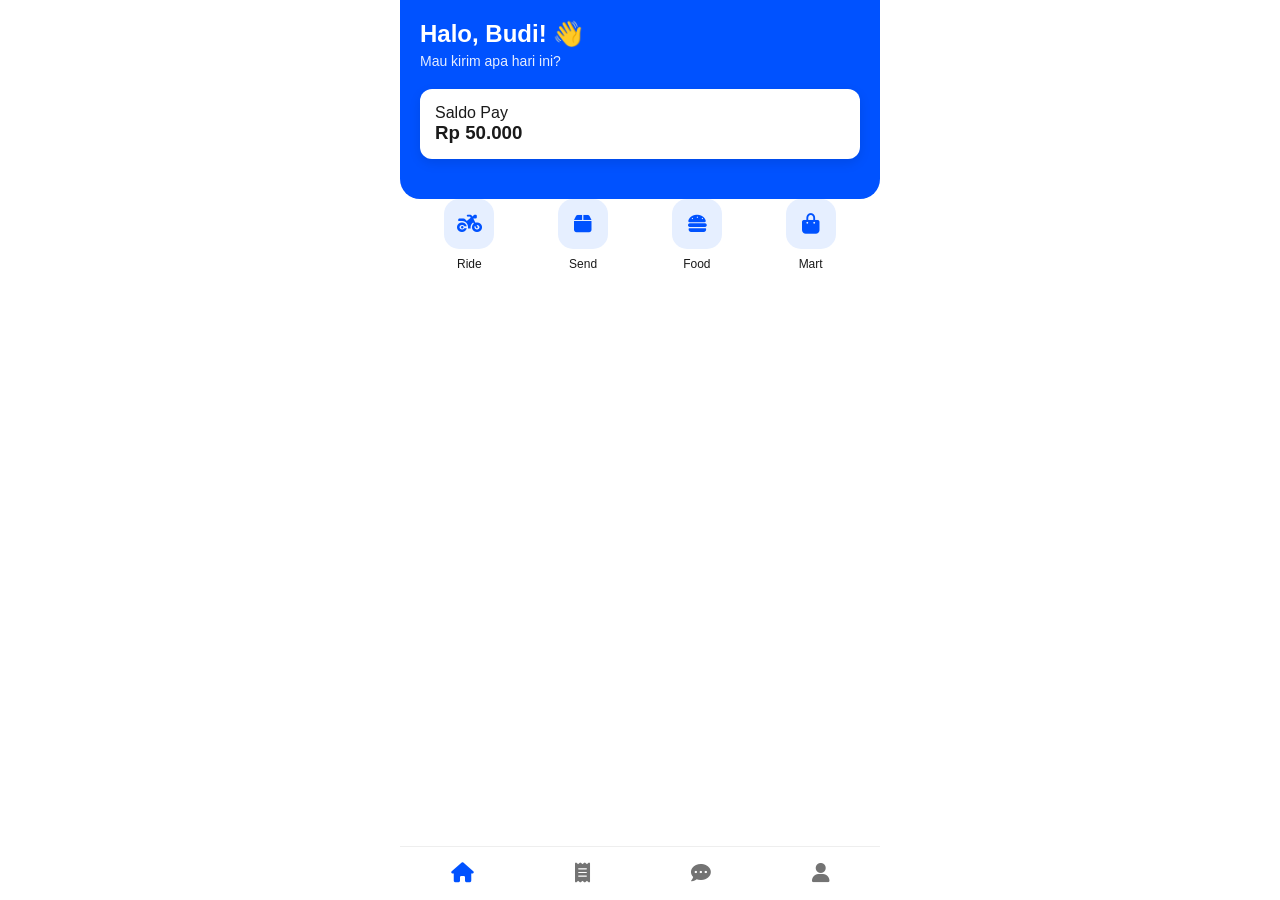
<file: Index.html>
<!DOCTYPE html>
<html lang="id">
<head>
    <meta charset="UTF-8">
    <meta name="viewport" content="width=device-width, initial-scale=1.0">
    <title>Nganterin - Aplikasi Anda</title>
    <link rel="stylesheet" href="style.css">
    <!-- Mengambil ikon gratis dari FontAwesome -->
    <link rel="stylesheet" href="https://cdnjs.cloudflare.com/ajax/libs/font-awesome/6.0.0/css/all.min.css">
</head>
<body>

    <!-- Header & Profil -->
    <header class="header">
        <div class="user-info">
            <h2>Halo, Budi! 👋</h2>
            <p>Mau kirim apa hari ini?</p>
        </div>
        <div class="balance-card">
            <span>Saldo Pay</span>
            <h3>Rp 50.000</h3>
        </div>
    </header>

    <!-- Menu Utama (Grid) -->
    <main class="services">
        <div class="service-item">
            <div class="icon-box"><i class="fas fa-motorcycle"></i></div>
            <span>Ride</span>
        </div>
        <div class="service-item">
            <div class="icon-box"><i class="fas fa-box"></i></div>
            <span>Send</span>
        </div>
        <div class="service-item">
            <div class="icon-box"><i class="fas fa-hamburger"></i></div>
            <span>Food</span>
        </div>
        <div class="service-item">
            <div class="icon-box"><i class="fas fa-shopping-bag"></i></div>
            <span>Mart</span>
        </div>
    </main>

    <!-- Bottom Navigation -->
    <nav class="bottom-nav">
        <a href="#" class="nav-item active"><i class="fas fa-home"></i></a>
        <a href="#" class="nav-item"><i class="fas fa-receipt"></i></a>
        <a href="#" class="nav-item"><i class="fas fa-comment-dots"></i></a>
        <a href="#" class="nav-item"><i class="fas fa-user"></i></a>
    </nav>

</body>
</html>
</file>
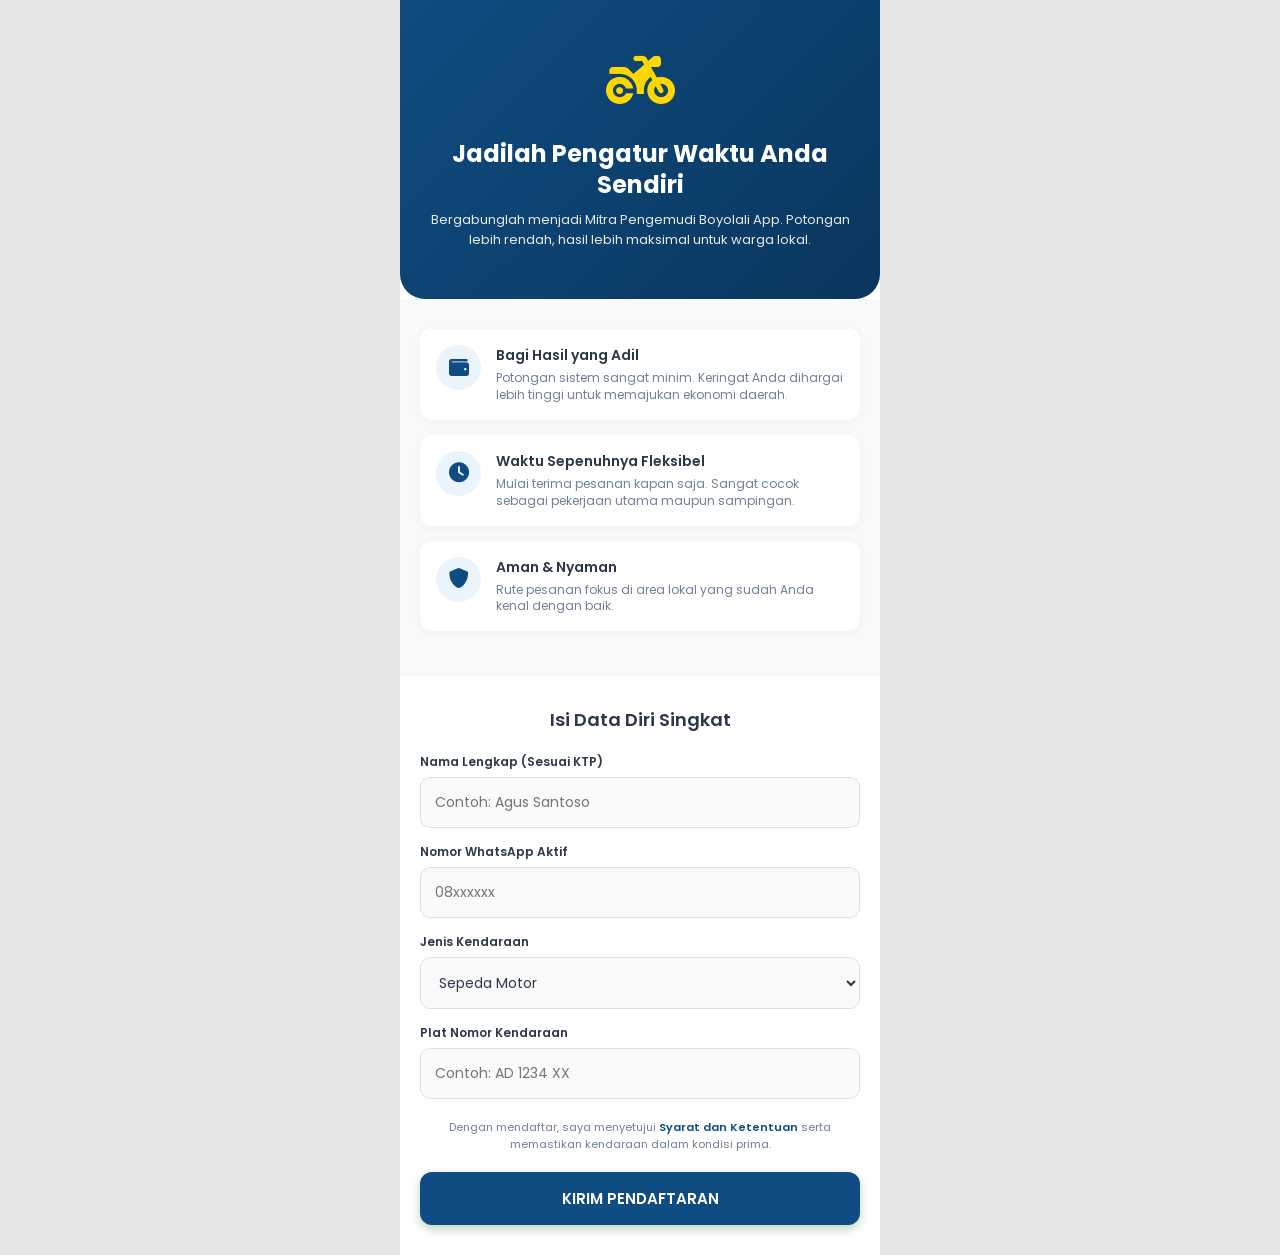
<file: daftar-driver.html>
<!DOCTYPE html>
<html lang="id">
<head>
    <meta charset="UTF-8">
    <meta name="viewport" content="width=device-width, initial-scale=1.0, maximum-scale=1.0, user-scalable=no">
    <title>Gabung Mitra Pengemudi - Boyolali App</title>
    <link href="https://fonts.googleapis.com/css2?family=Poppins:wght@300;400;500;600;700&display=swap" rel="stylesheet">
    <link rel="stylesheet" href="https://cdnjs.cloudflare.com/ajax/libs/font-awesome/6.0.0/css/all.min.css">
    <link rel="manifest" href="manifest.json">

    <style>
       /* TEMA WARNA BARU: Biru Elegan & Emas/Oranye */
        :root {
            --primary: #0F4C81;         /* Biru Premium / Navy */
            --primary-dark: #0A365D;    /* Biru Gelap */
            --primary-light: #EBF4FA;   /* Biru Sangat Muda (Latar Ikon) */
            --accent: #F59E0B;          /* Emas / Oranye (Aksen Tombol/Bintang) */
            --accent-dark: #D97706;     /* Emas Gelap */
            --bg-gray: #F8F9FA;         /* Abu-abu Latar */
            --text-dark: #2D3748;       /* Hitam Elegan */
            --text-muted: #718096;      /* Abu-abu Teks */
            --white: #FFFFFF;           /* Putih */
        }

        * { margin: 0; padding: 0; box-sizing: border-box; font-family: 'Poppins', sans-serif; }
        body { background-color: #E5E5E5; display: flex; justify-content: center; }
        
        .app-container {
            width: 100%; max-width: 480px; background-color: var(--white);
            min-height: 100vh; overflow-x: hidden; position: relative;
        }

        /* Bagian Penarik Perhatian (Hero) */
        .hero {
            background: linear-gradient(135deg, var(--primary), var(--primary-dark));
            color: var(--white); padding: 40px 20px 30px 20px;
            text-align: center; border-radius: 0 0 25px 25px;
        }
        .hero h1 { font-size: 24px; font-weight: 700; line-height: 1.3; margin-bottom: 10px; }
        .hero p { font-size: 13px; opacity: 0.9; margin-bottom: 20px; line-height: 1.5; }
        .hero-img { font-size: 55px; margin-bottom: 15px; color: #FFD700; }

        /* Nilai Jual / Keuntungan */
        .benefits { padding: 30px 20px; background: var(--bg-gray); }
        .benefit-item {
            display: flex; align-items: flex-start; gap: 15px;
            background: var(--white); padding: 16px; border-radius: 12px;
            margin-bottom: 15px; box-shadow: 0 2px 8px rgba(0,0,0,0.03);
        }
        .benefit-icon {
            width: 45px; height: 45px; background: var(--primary-light); color: var(--primary);
            border-radius: 50%; display: flex; justify-content: center; align-items: center;
            font-size: 20px; flex-shrink: 0;
        }
        .benefit-text h4 { font-size: 14px; color: var(--text-dark); margin-bottom: 4px; font-weight: 600; }
        .benefit-text p { font-size: 12px; color: var(--text-muted); line-height: 1.4; }

        /* Formulir Pendaftaran */
        .registration-form { padding: 30px 20px; }
        .registration-form h3 { font-size: 18px; margin-bottom: 20px; text-align: center; color: var(--text-dark); font-weight: 600; }
        
        .input-group { margin-bottom: 15px; }
        .input-group label { display: block; font-size: 12px; color: var(--text-dark); margin-bottom: 6px; font-weight: 600; }
        .input-group input, .input-group select {
            width: 100%; padding: 14px; border: 1px solid #E0E0E0; border-radius: 10px;
            font-size: 14px; outline: none; transition: 0.3s; background: #FAFAFA; color: var(--text-dark);
        }
        .input-group input:focus, .input-group select:focus {
            border-color: var(--primary); background: var(--white);
        }

        .tnc { font-size: 11px; color: var(--text-muted); text-align: center; margin: 20px 0; line-height: 1.5; }
        .tnc a { color: var(--primary); text-decoration: none; font-weight: 600; }

        .btn-submit {
            width: 100%; padding: 15px; background: var(--primary); color: var(--white);
            border: none; border-radius: 12px; font-size: 15px; font-weight: 600;
            cursor: pointer; box-shadow: 0 4px 10px rgba(26, 115, 50, 0.3); transition: 0.3s;
        }
        .btn-submit:active { transform: scale(0.98); }

        /* Pop-up Sukses */
        .success-modal {
            display: none; position: fixed; top: 0; left: 0; width: 100%; height: 100%;
            background: rgba(0,0,0,0.6); z-index: 100; justify-content: center; align-items: center;
        }
        .modal-content {
            background: white; width: 85%; max-width: 320px; padding: 30px 20px; border-radius: 16px; text-align: center;
        }
        .modal-content i { font-size: 50px; color: var(--primary); margin-bottom: 15px; }
        .modal-content h3 { margin-bottom: 10px; color: var(--text-dark); font-size: 18px; }
        .modal-content p { font-size: 12px; color: var(--text-muted); margin-bottom: 20px; line-height: 1.5; }
        .btn-modal { width: 100%; padding: 12px; background: var(--primary); color: white; border: none; border-radius: 10px; font-weight: 600; cursor: pointer; }

    </style>
</head>
<body>

    <div class="app-container">
        
        <div class="hero">
            <div class="hero-img"><i class="fas fa-motorcycle"></i></div>
            <h1>Jadilah Pengatur Waktu Anda Sendiri</h1>
            <p>Bergabunglah menjadi Mitra Pengemudi Boyolali App. Potongan lebih rendah, hasil lebih maksimal untuk warga lokal.</p>
        </div>

        <div class="benefits">
            <div class="benefit-item">
                <div class="benefit-icon"><i class="fas fa-wallet"></i></div>
                <div class="benefit-text">
                    <h4>Bagi Hasil yang Adil</h4>
                    <p>Potongan sistem sangat minim. Keringat Anda dihargai lebih tinggi untuk memajukan ekonomi daerah.</p>
                </div>
            </div>
            <div class="benefit-item">
                <div class="benefit-icon"><i class="fas fa-clock"></i></div>
                <div class="benefit-text">
                    <h4>Waktu Sepenuhnya Fleksibel</h4>
                    <p>Mulai terima pesanan kapan saja. Sangat cocok sebagai pekerjaan utama maupun sampingan.</p>
                </div>
            </div>
            <div class="benefit-item">
                <div class="benefit-icon"><i class="fas fa-shield-alt"></i></div>
                <div class="benefit-text">
                    <h4>Aman & Nyaman</h4>
                    <p>Rute pesanan fokus di area lokal yang sudah Anda kenal dengan baik.</p>
                </div>
            </div>
        </div>

        <div class="registration-form">
            <h3>Isi Data Diri Singkat</h3>
            
            <div class="input-group">
                <label>Nama Lengkap (Sesuai KTP)</label>
                <input type="text" id="driverName" placeholder="Contoh: Agus Santoso">
            </div>
            <div class="input-group">
                <label>Nomor WhatsApp Aktif</label>
                <input type="tel" id="driverPhone" placeholder="08xxxxxx">
            </div>
            <div class="input-group">
                <label>Jenis Kendaraan</label>
                <select id="driverVehicle">
                    <option value="Motor">Sepeda Motor</option>
                    <option value="Mobil">Mobil / Pickup</option>
                </select>
            </div>
            <div class="input-group">
                <label>Plat Nomor Kendaraan</label>
                <input type="text" id="driverPlate" placeholder="Contoh: AD 1234 XX">
            </div>

            <p class="tnc">Dengan mendaftar, saya menyetujui <a href="#">Syarat dan Ketentuan</a> serta memastikan kendaraan dalam kondisi prima.</p>

            <button class="btn-submit" onclick="submitDaftar()">KIRIM PENDAFTARAN</button>
        </div>

        <div class="success-modal" id="successModal">
            <div class="modal-content">
                <i class="fas fa-check-circle"></i>
                <h3>Pendaftaran Berhasil!</h3>
                <p>Data Anda telah masuk ke sistem. Tim admin kami akan menghubungi WhatsApp Anda dalam 1x24 jam untuk proses verifikasi lanjutan.</p>
                <button class="btn-modal" onclick="tutupModal()">Kembali ke Beranda</button>
            </div>
        </div>

    </div>

    <script>
        async function submitDaftar() {
            let nama = document.getElementById("driverName").value;
            let wa = document.getElementById("driverPhone").value;
            let kendaraan = document.getElementById("driverVehicle").value;
            let plat = document.getElementById("driverPlate").value;

            if(nama === "" || wa === "" || plat === "") {
                alert("Mohon lengkapi seluruh data pendaftaran Anda.");
                return;
            }

            let btn = document.querySelector(".btn-submit");
            let teksAsli = btn.innerText;
            btn.innerText = "Mengirim...";
            btn.disabled = true;

            const berhasil = await daftarDriverBaru(nama, wa, kendaraan, plat);

            btn.innerText = teksAsli;
            btn.disabled = false;

            if (berhasil) {
                // Simpan identitas driver secara lokal agar bisa langsung dipakai di driver.html
                localStorage.setItem("driverName", nama);
                localStorage.setItem("driverWA", wa);
                document.getElementById("successModal").style.display = "flex";
            } else {
                alert("Gagal mengirim pendaftaran. Cek koneksi internet Anda, lalu coba lagi.");
            }
        }

        function tutupModal() {
            document.getElementById("successModal").style.display = "none";
            window.location.href = "index.html";
        }
    </script>

    <script src="app.js"></script>
    <script>
        if ('serviceWorker' in navigator) {
            navigator.serviceWorker.register('sw.js')
            .catch(err => console.log("Gagal mendaftar Service Worker", err));
        }
    </script>

</body>
</html>
</file>
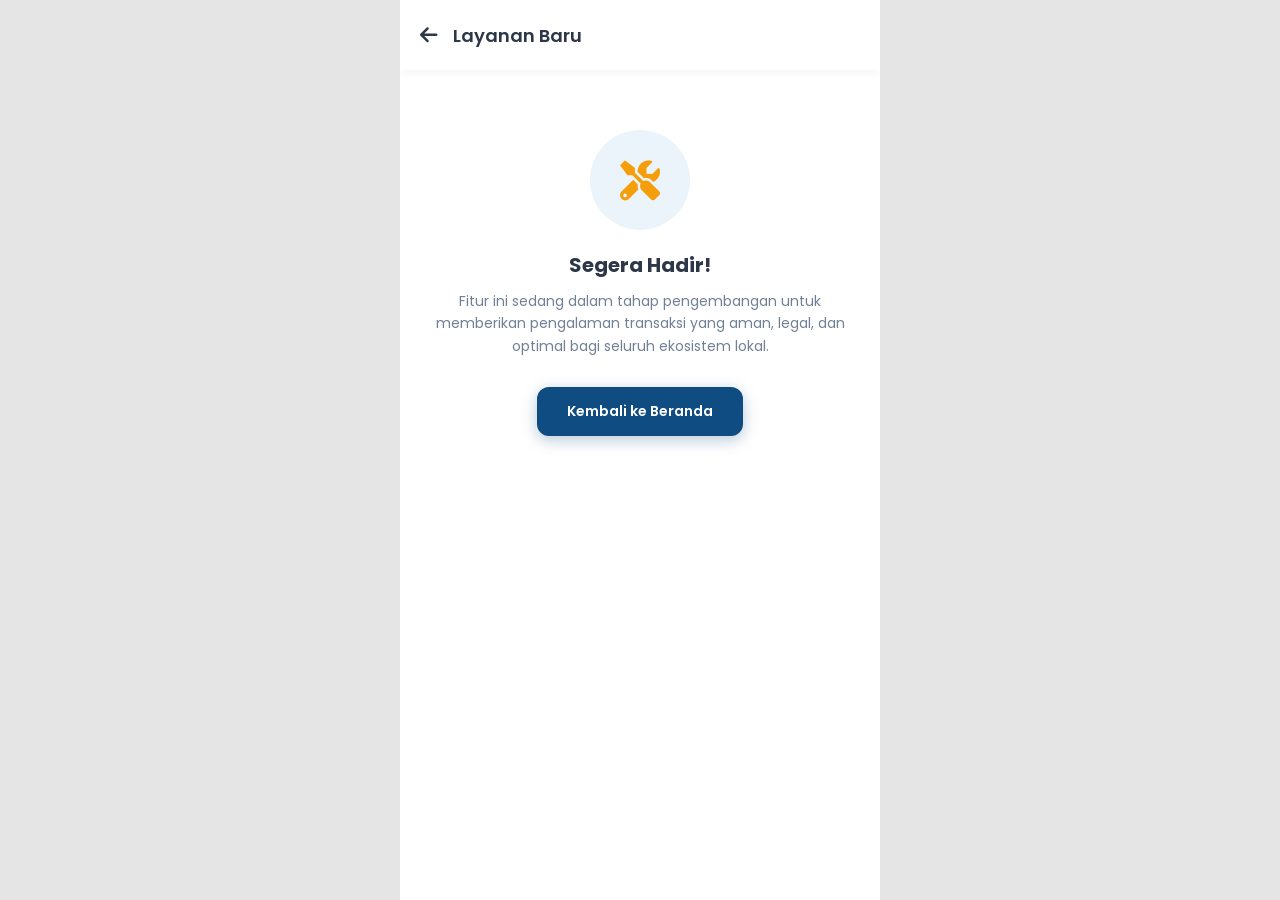
<file: donasi.html>
<!DOCTYPE html>
<html lang="id">
<head>
    <meta charset="UTF-8">
    <meta name="viewport" content="width=device-width, initial-scale=1.0">
    <title>Layanan - Boyolali App</title>
    <link href="https://fonts.googleapis.com/css2?family=Poppins:wght@300;400;500;600;700&display=swap" rel="stylesheet">
    <link rel="stylesheet" href="https://cdnjs.cloudflare.com/ajax/libs/font-awesome/6.0.0/css/all.min.css">
    <style>
        :root { 
            --primary: #0F4C81; --primary-light: #EBF4FA; --accent: #F59E0B;
            --bg-gray: #F8F9FA; --white: #FFFFFF; --text-dark: #2D3748; --text-muted: #718096;
        }
        * { margin: 0; padding: 0; box-sizing: border-box; font-family: 'Poppins', sans-serif; }
        body { background-color: #E5E5E5; display: flex; justify-content: center; }
        .app-container { width: 100%; max-width: 480px; background-color: var(--white); min-height: 100vh; position: relative; overflow-x: hidden; text-align: center; padding-bottom: 80px;}
        
        .top-bar { display: flex; align-items: center; padding: 20px; background: var(--white); box-shadow: 0 2px 10px rgba(0,0,0,0.05); }
        .btn-back { font-size: 20px; color: var(--text-dark); text-decoration: none; margin-right: 15px; }
        .top-bar h2 { font-size: 18px; color: var(--text-dark); font-weight: 600; }

        .construction-content { padding: 60px 20px; }
        .icon-wrapper { width: 100px; height: 100px; background: var(--primary-light); border-radius: 50%; display: flex; justify-content: center; align-items: center; margin: 0 auto 20px auto; font-size: 40px; color: var(--accent); }
        h3 { color: var(--text-dark); font-size: 20px; margin-bottom: 10px; }
        p { color: var(--text-muted); font-size: 14px; line-height: 1.6; margin-bottom: 30px; }
        .btn-back-home { background: var(--primary); color: var(--white); text-decoration: none; padding: 14px 30px; border-radius: 12px; font-weight: 600; font-size: 14px; display: inline-block; box-shadow: 0 4px 15px rgba(15, 76, 129, 0.3); }
    </style>
</head>
<body>
    <div class="app-container">
        <div class="top-bar">
            <a href="index.html" class="btn-back"><i class="fas fa-arrow-left"></i></a>
            <h2>Layanan Baru</h2>
        </div>

        <div class="construction-content">
            <div class="icon-wrapper"><i class="fas fa-tools"></i></div>
            <h3>Segera Hadir!</h3>
            <p>Fitur ini sedang dalam tahap pengembangan untuk memberikan pengalaman transaksi yang aman, legal, dan optimal bagi seluruh ekosistem lokal.</p>
            <a href="index.html" class="btn-back-home">Kembali ke Beranda</a>
        </div>
    </div>
    <script src="app.js"></script>
</body>
</html>
</file>
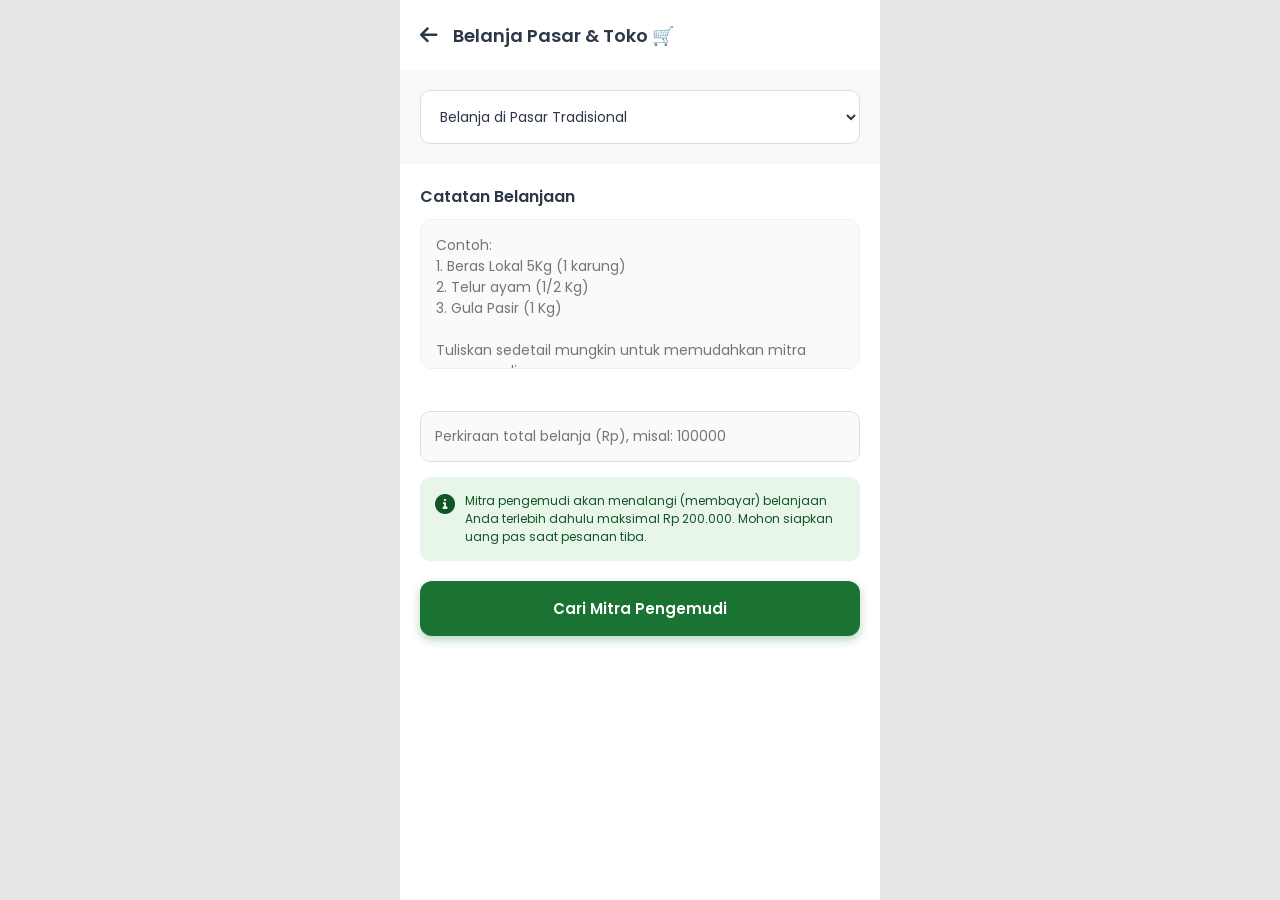
<file: mart.html>
<!DOCTYPE html>
<html lang="id">
<head>
    <meta charset="UTF-8">
    <meta name="viewport" content="width=device-width, initial-scale=1.0, maximum-scale=1.0, user-scalable=no">
    <title>Belanja - Boyolali App</title>
    <link href="https://fonts.googleapis.com/css2?family=Poppins:wght@300;400;500;600;700&display=swap" rel="stylesheet">
    <link rel="stylesheet" href="https://cdnjs.cloudflare.com/ajax/libs/font-awesome/6.0.0/css/all.min.css">
    <style>
        :root { 
            --primary: #1A7332; 
            --primary-dark: #125524;
            --primary-light: #E8F5E9; 
            --bg-gray: #F8F9FA; 
            --white: #FFFFFF; 
            --text-dark: #2D3748; 
            --text-muted: #718096;
        }
        * { margin: 0; padding: 0; box-sizing: border-box; font-family: 'Poppins', sans-serif; }
        body { background-color: #E5E5E5; display: flex; justify-content: center; }
        .app-container { width: 100%; max-width: 480px; background-color: var(--white); min-height: 100vh; position: relative; overflow-x: hidden; padding-bottom: 20px;}
        
        .top-bar { display: flex; align-items: center; padding: 20px; background: var(--white); box-shadow: 0 2px 10px rgba(0,0,0,0.05); }
        .btn-back { font-size: 20px; color: var(--text-dark); text-decoration: none; margin-right: 15px; }
        .top-bar h2 { font-size: 18px; color: var(--text-dark); font-weight: 600; }
        
        .store-selector { padding: 20px; background: var(--bg-gray); }
        .store-selector select { width: 100%; padding: 15px; border-radius: 10px; border: 1px solid #ddd; font-size: 14px; outline: none; color: var(--text-dark); background: var(--white); }

        .shopping-list { padding: 20px; }
        .shopping-list h3 { font-size: 16px; margin-bottom: 10px; color: var(--text-dark); font-weight: 600; }
        .shopping-list textarea { width: 100%; padding: 15px; border: 1px solid #eee; border-radius: 12px; background: #FAFAFA; font-size: 14px; outline: none; min-height: 150px; resize: none; margin-bottom: 20px; line-height: 1.5; color: var(--text-dark); transition: 0.3s; }
        .shopping-list textarea:focus { border-color: var(--primary); background: var(--white); }
        
        .info-box { background: var(--primary-light); color: var(--primary-dark); padding: 15px; border-radius: 10px; font-size: 12px; margin-bottom: 20px; display: flex; gap: 10px; align-items: flex-start; }
        .btn-order { width: 100%; background: var(--primary); color: white; border: none; padding: 16px; border-radius: 12px; font-weight: 600; font-size: 15px; cursor: pointer; box-shadow: 0 4px 10px rgba(26, 115, 50, 0.3); }

        /* Lembar Masuk (Bottom Sheet) */
        .overlay { position: absolute; top: 0; left: 0; width: 100%; height: 100%; background: rgba(0,0,0,0.5); z-index: 99; opacity: 0; visibility: hidden; transition: 0.3s; }
        .overlay.active { opacity: 1; visibility: visible; }
        .login-sheet { position: absolute; bottom: 0; left: 0; width: 100%; background: var(--white); z-index: 100; padding: 30px 20px; border-radius: 20px 20px 0 0; transform: translateY(100%); transition: transform 0.4s ease-in-out; }
        .login-sheet.active { transform: translateY(0); }
        .btn-primary { width: 100%; padding: 15px; background: var(--primary); color: var(--white); border: none; border-radius: 10px; font-size: 15px; font-weight: 600; cursor: pointer; margin-top: 10px;}
        .input-box { margin-bottom: 15px; } 
        .input-box input { width: 100%; padding: 14px; border: 1px solid #E0E0E0; border-radius: 10px; font-size: 14px; outline: none; background: #FAFAFA; }
        .input-box input:focus { border-color: var(--primary); background: var(--white); }
    </style>
</head>
<body>
    <div class="app-container">
        <div class="top-bar">
            <a href="index.html" class="btn-back"><i class="fas fa-arrow-left"></i></a>
            <h2>Belanja Pasar & Toko 🛒</h2>
        </div>

        <div class="store-selector">
            <select id="jenisToko">
                <option value="Pasar Tradisional">Belanja di Pasar Tradisional</option>
                <option value="Minimarket">Belanja di Minimarket Terdekat</option>
                <option value="Toko Kelontong">Belanja di Toko Kelontong</option>
                <option value="Toko Lainnya">Toko Lainnya (Tulis di Catatan)</option>
            </select>
        </div>

        <div class="shopping-list">
            <h3>Catatan Belanjaan</h3>
            <textarea id="catatanBelanja" placeholder="Contoh:&#10;1. Beras Lokal 5Kg (1 karung)&#10;2. Telur ayam (1/2 Kg)&#10;3. Gula Pasir (1 Kg)&#10;&#10;Tuliskan sedetail mungkin untuk memudahkan mitra pengemudi."></textarea>

            <div class="input-box" style="margin-top: 15px;">
                <input type="number" id="estimasiBudget" placeholder="Perkiraan total belanja (Rp), misal: 100000">
            </div>

            <div class="info-box">
                <i class="fas fa-info-circle" style="font-size: 20px; margin-top: 2px;"></i>
                <p>Mitra pengemudi akan menalangi (membayar) belanjaan Anda terlebih dahulu maksimal Rp 200.000. Mohon siapkan uang pas saat pesanan tiba.</p>
            </div>

            <button class="btn-order" onclick="prosesBelanja()">Cari Mitra Pengemudi</button>
        </div>

        <!-- Lembar Data Pemesan -->
        <div class="overlay" id="overlay" onclick="tutupLogin()"></div>
        <div class="login-sheet" id="loginSheet">
            <h2 style="color: var(--text-dark); margin-bottom: 20px;">Data Pemesan</h2>
            <div class="input-box"><input type="text" id="regName" placeholder="Nama Lengkap"></div>
            <div class="input-box"><input type="tel" id="regPhone" placeholder="Nomor WhatsApp"></div>
            <button class="btn-primary" onclick="simpanData()">Lanjut Cari Pengemudi</button>
        </div>
    </div>

    <script>
        function prosesBelanja() {
            let catatan = document.getElementById("catatanBelanja").value.trim();
            if (catatan === "") {
                alert("Mohon isi catatan belanjaan terlebih dahulu.");
                return;
            }
            if (localStorage.getItem("userName")) {
                kirimPesananBelanja();
            } else {
                document.getElementById("overlay").classList.add("active");
                document.getElementById("loginSheet").classList.add("active");
            }
        }

        function kirimPesananBelanja() {
            let jenisToko = document.getElementById("jenisToko").value;
            let catatan = document.getElementById("catatanBelanja").value.trim();
            let budget = document.getElementById("estimasiBudget").value;
            let hargaTeks = budget ? "Rp " + parseInt(budget).toLocaleString('id-ID') + " (Estimasi)" : "Estimasi menyusul";

            kirimPesanan(
                "Belanja (Titip Beli) - Tunai",
                jenisToko,
                catatan,
                hargaTeks
            );
        }

        function tutupLogin() { document.getElementById("overlay").classList.remove("active"); document.getElementById("loginSheet").classList.remove("active"); }

        function simpanData() {
            let nama = document.getElementById("regName").value, hp = document.getElementById("regPhone").value;
            if(nama && hp) {
                localStorage.setItem("userName", nama);
                localStorage.setItem("userPhone", hp);
                kirimDataUserBaru(nama, hp, "", "");
                tutupLogin();
                kirimPesananBelanja();
            } else {
                alert("Mohon lengkapi data Anda terlebih dahulu.");
            }
        }
    </script>

    <script src="app.js"></script>
</body>
</html>
</file>
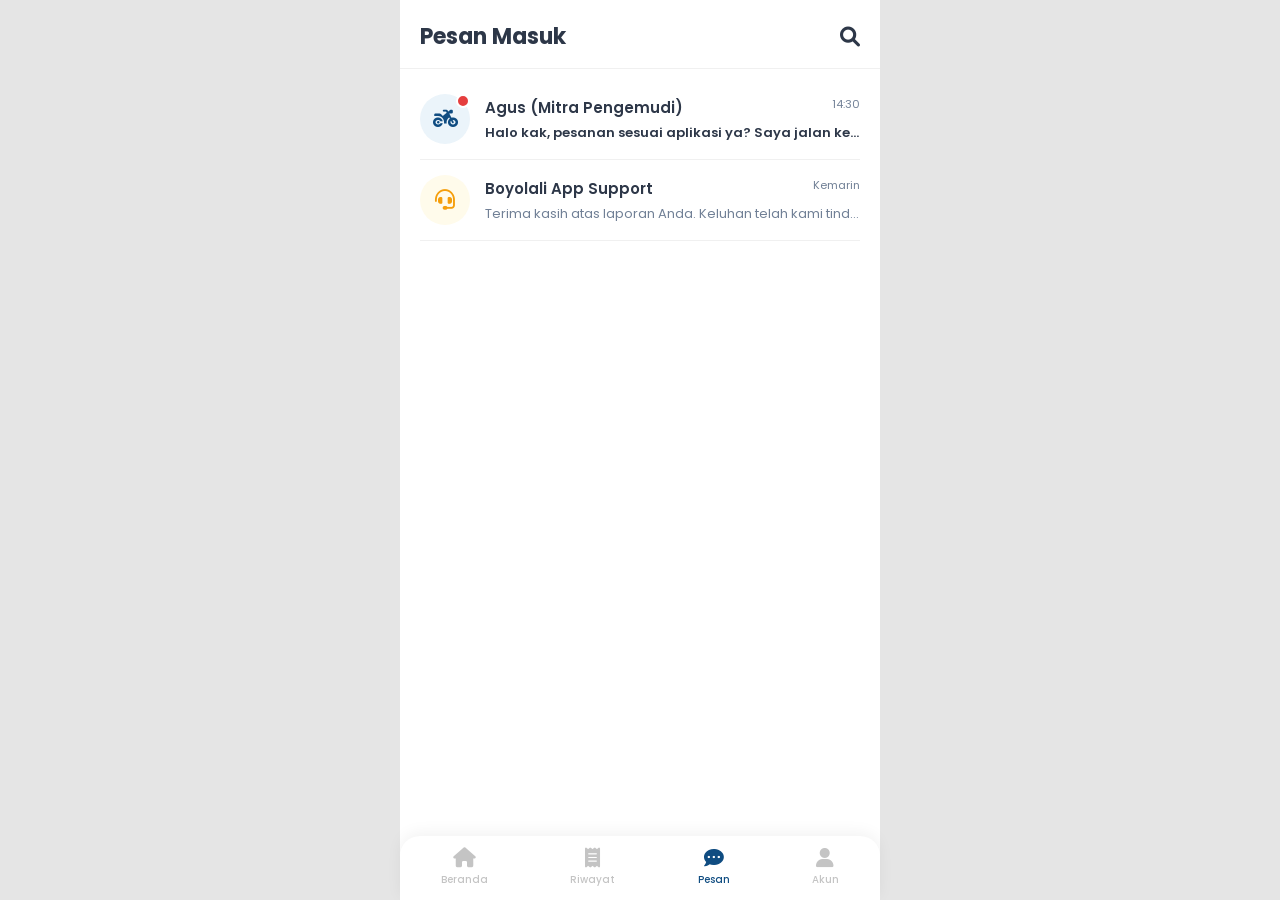
<file: pesan.html>
<!DOCTYPE html>
<html lang="id">
<head>
    <meta charset="UTF-8">
    <meta name="viewport" content="width=device-width, initial-scale=1.0">
    <title>Pesan - Boyolali App</title>
    <link href="https://fonts.googleapis.com/css2?family=Poppins:wght@300;400;500;600;700&display=swap" rel="stylesheet">
    <link rel="stylesheet" href="https://cdnjs.cloudflare.com/ajax/libs/font-awesome/6.0.0/css/all.min.css">
    <style>
        :root { 
            --primary: #0F4C81; --primary-light: #EBF4FA; --accent: #F59E0B;
            --bg-gray: #F8F9FA; --white: #FFFFFF; --text-dark: #2D3748; --text-muted: #718096;
        }
        * { margin: 0; padding: 0; box-sizing: border-box; font-family: 'Poppins', sans-serif; -webkit-tap-highlight-color: transparent;}
        body { background-color: #E5E5E5; display: flex; justify-content: center; }
        .app-container { width: 100%; max-width: 480px; background-color: var(--white); min-height: 100vh; position: relative; padding-bottom: 80px;}
        
        .top-bar { padding: 20px 20px 15px 20px; background: var(--white); border-bottom: 1px solid #F0F0F0; position: sticky; top: 0; z-index: 10; display: flex; justify-content: space-between; align-items: center;}
        .top-bar h2 { font-size: 22px; color: var(--text-dark); font-weight: 700; }
        .top-bar i { font-size: 20px; color: var(--text-dark); }

        /* Daftar Chat */
        .chat-list { padding: 10px 20px; }
        .chat-item { display: flex; align-items: center; gap: 15px; padding: 15px 0; border-bottom: 1px solid #F0F0F0; cursor: pointer; }
        .chat-avatar { width: 50px; height: 50px; border-radius: 50%; object-fit: cover; background: var(--primary-light); color: var(--primary); display: flex; justify-content: center; align-items: center; font-size: 20px; position: relative; flex-shrink: 0;}
        .chat-badge { position: absolute; top: 0; right: 0; width: 14px; height: 14px; background: #E53E3E; border: 2px solid var(--white); border-radius: 50%; }
        
        .chat-info { flex: 1; overflow: hidden; }
        .chat-header { display: flex; justify-content: space-between; margin-bottom: 4px; }
        .chat-header h4 { font-size: 15px; color: var(--text-dark); font-weight: 600; white-space: nowrap; overflow: hidden; text-overflow: ellipsis; }
        .chat-header span { font-size: 11px; color: var(--text-muted); }
        .chat-info p { font-size: 13px; color: var(--text-muted); white-space: nowrap; overflow: hidden; text-overflow: ellipsis; }
        .chat-info p.unread { color: var(--text-dark); font-weight: 600; }

        /* Navigasi Bawah */
        .bottom-nav { position: fixed; bottom: 0; left: 0; right: 0; margin: 0 auto; width: 100%; max-width: 480px; background: var(--white); display: flex; justify-content: space-around; padding: 12px 0; box-shadow: 0 -4px 15px rgba(0,0,0,0.05); border-radius: 20px 20px 0 0; z-index: 50; }
        .nav-item { color: #C4C4C4; display: flex; flex-direction: column; align-items: center; gap: 4px; text-decoration: none; }
        .nav-item i { font-size: 20px; }
        .nav-item span { font-size: 10px; font-weight: 500; }
        .nav-item.active { color: var(--primary); }
    </style>
</head>
<body>
    <div class="app-container">
        <div class="top-bar">
            <h2>Pesan Masuk</h2>
            <i class="fas fa-search"></i>
        </div>

       <div class="chat-list">
            <div class="chat-item" onclick="bukaObrolan('Agus (Mitra Pengemudi)', '08123456789')">
                <div class="chat-avatar">
                    <i class="fas fa-motorcycle"></i>
                    <div class="chat-badge"></div>
                </div>
                <div class="chat-info">
                    <div class="chat-header">
                        <h4>Agus (Mitra Pengemudi)</h4>
                        <span>14:30</span>
                    </div>
                    <p class="unread">Halo kak, pesanan sesuai aplikasi ya? Saya jalan ke resto sekarang.</p>
                </div>
            </div>

            <div class="chat-item" onclick="bukaObrolan('Boyolali App Support', '08999999999')">
                <div class="chat-avatar" style="background: #FFFBEB; color: var(--accent);">
                    <i class="fas fa-headset"></i>
                </div>
                <div class="chat-info">
                    <div class="chat-header">
                        <h4>Boyolali App Support</h4>
                        <span>Kemarin</span>
                    </div>
                    <p>Terima kasih atas laporan Anda. Keluhan telah kami tindaklanjuti.</p>
                </div>
            </div>
        </div>

        <script>
            function bukaObrolan(namaKontak, nomorWA) {
                // Konsep MVP: Mengarahkan obrolan langsung ke WhatsApp
                // Jika ingin membuat ruang chat di dalam aplikasi, ganti dengan window.location.href = "chat-room.html"
                
                let konfirmasi = confirm(`Buka obrolan dengan ${namaKontak}?`);
                
                if (konfirmasi) {
                    // Mengarahkan ke WhatsApp
                    window.open(`https://wa.me/${nomorWA}?text=Halo%20${namaKontak},%20saya%20dari%20aplikasi%20Nganterin.`, "_blank");
                }
            }
        </script>

        <nav class="bottom-nav">
            <a href="index.html" class="nav-item"><i class="fas fa-home"></i><span>Beranda</span></a>
            <a href="riwayat.html" class="nav-item"><i class="fas fa-receipt"></i><span>Riwayat</span></a>
            <a href="pesan.html" class="nav-item active"><i class="fas fa-comment-dots"></i><span>Pesan</span></a>
            <a href="profil.html" class="nav-item"><i class="fas fa-user"></i><span>Akun</span></a>
        </nav>
    </div>
</body>
</html>
</file>
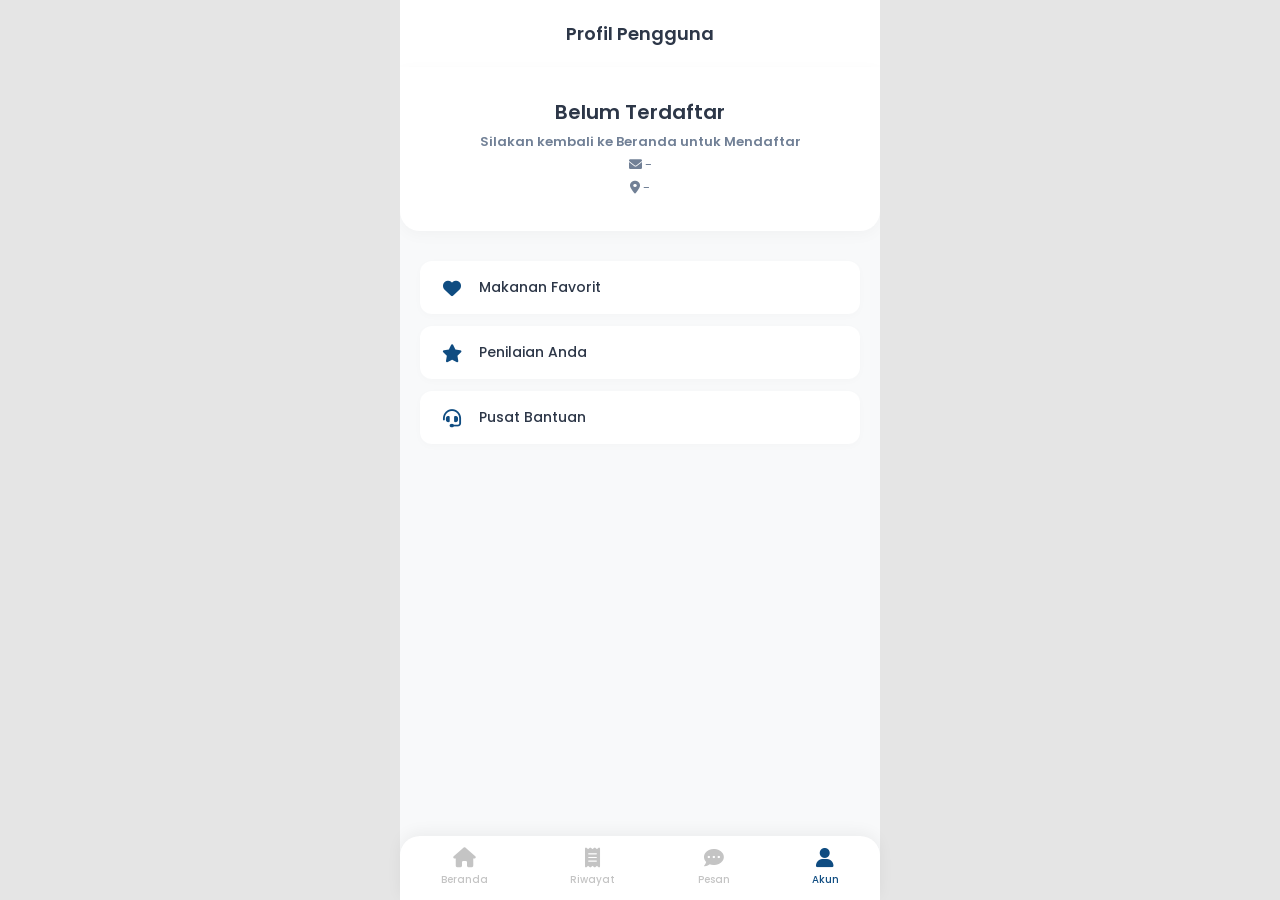
<file: profil.html>
<!DOCTYPE html>
<html lang="id">
<head>
    <meta charset="UTF-8">
    <meta name="viewport" content="width=device-width, initial-scale=1.0">
    <title>Profil Saya - Boyolali App</title>
    <link href="https://fonts.googleapis.com/css2?family=Poppins:wght@300;400;500;600&display=swap" rel="stylesheet">
    <link rel="stylesheet" href="https://cdnjs.cloudflare.com/ajax/libs/font-awesome/6.0.0/css/all.min.css">
    <style>
        :root { 
            --primary: #0F4C81; --primary-light: #EBF4FA; --accent: #F59E0B;
            --bg-gray: #F8F9FA; --white: #FFFFFF; --text-dark: #2D3748; --text-muted: #718096;
        }
        * { margin: 0; padding: 0; box-sizing: border-box; font-family: 'Poppins', sans-serif; -webkit-tap-highlight-color: transparent;}
        body { background-color: #E5E5E5; display: flex; justify-content: center; }
        .app-container { width: 100%; max-width: 480px; background-color: var(--bg-gray); min-height: 100vh; position: relative; padding-bottom: 80px; overflow-x: hidden;}
        
        .top-bar { display: flex; align-items: center; padding: 20px; background: var(--white); }
        
        /* KARTU PROFIL UTAMA (DENGAN UPLOAD FOTO) */
        .profile-card { background: var(--white); padding: 30px 20px; text-align: center; border-radius: 0 0 20px 20px; box-shadow: 0 4px 15px rgba(0,0,0,0.03); }
        
        .avatar-container { position: relative; width: 90px; height: 90px; margin: 0 auto 15px auto; }
        .avatar { width: 100%; height: 100%; background: var(--primary-light); color: var(--primary); border-radius: 50%; display: flex; justify-content: center; align-items: center; font-size: 40px; overflow: hidden; border: 3px solid var(--white); box-shadow: 0 4px 10px rgba(0,0,0,0.1); }
        .avatar img { width: 100%; height: 100%; object-fit: cover; }
        
        .btn-edit-foto { position: absolute; bottom: 0; right: 0; background: var(--accent); color: white; width: 30px; height: 30px; border-radius: 50%; display: flex; justify-content: center; align-items: center; font-size: 12px; cursor: pointer; border: 2px solid var(--white); }
        
        .profile-card h2 { font-size: 20px; color: var(--text-dark); margin-bottom: 5px; font-weight: 600;}
        .profile-card p { font-size: 13px; color: var(--text-muted); margin-bottom: 3px;}
        
        /* Daftar Menu */
        .menu-list { padding: 20px; margin-top: 10px; }
        .menu-item { background: var(--white); padding: 16px 20px; border-radius: 12px; margin-bottom: 12px; display: flex; align-items: center; gap: 15px; color: var(--text-dark); text-decoration: none; font-size: 14px; font-weight: 500; box-shadow: 0 2px 8px rgba(0,0,0,0.02); }
        .menu-item i { color: var(--primary); font-size: 18px; width: 24px; text-align: center; }
        
        .btn-logout { width: 100%; background: #E53E3E; color: white; border: none; padding: 16px; border-radius: 12px; font-weight: 600; font-size: 15px; cursor: pointer; margin-top: 20px; display: none; box-shadow: 0 4px 10px rgba(229, 62, 62, 0.2); }

        .bottom-nav { position: fixed; bottom: 0; left: 0; right: 0; margin: 0 auto; width: 100%; max-width: 480px; background: var(--white); display: flex; justify-content: space-around; padding: 12px 0; box-shadow: 0 -4px 15px rgba(0,0,0,0.05); border-radius: 20px 20px 0 0; z-index: 50; }
        .nav-item { color: #C4C4C4; display: flex; flex-direction: column; align-items: center; gap: 4px; text-decoration: none; }
        .nav-item i { font-size: 20px; }
        .nav-item span { font-size: 10px; font-weight: 500; }
        .nav-item.active { color: var(--primary); }
    </style>
</head>
<body>
    <div class="app-container">
        <div class="top-bar">
            <h2 style="font-size: 18px; margin: 0 auto; font-weight: 600; color: var(--text-dark);">Profil Pengguna</h2>
        </div>

        <div class="profile-card">
            <div class="avatar-container" id="areaFoto" style="display: none;">
                <div class="avatar" id="tampilAvatar">
                    <i class="fas fa-user"></i>
                </div>
                <input type="file" id="inputFoto" accept="image/*" style="display: none;" onchange="prosesGantiFoto(event)">
                <label for="inputFoto" class="btn-edit-foto"><i class="fas fa-camera"></i></label>
            </div>

            <h2 id="tampilNama">Belum Terdaftar</h2>
            <p id="tampilWA" style="font-weight: 600;">Silakan kembali ke Beranda untuk Mendaftar</p>
            <p id="tampilEmail"><i class="fas fa-envelope"></i> -</p>
            <p id="tampilAlamat"><i class="fas fa-map-marker-alt"></i> -</p>
        </div>

        <div class="menu-list">
            <a href="#" class="menu-item"><i class="fas fa-heart"></i> Makanan Favorit</a>
            <a href="#" class="menu-item"><i class="fas fa-star"></i> Penilaian Anda</a>
            <a href="#" class="menu-item"><i class="fas fa-headset"></i> Pusat Bantuan</a>
            
            <button class="btn-logout" id="btnKeluar" onclick="keluarAkun()">Keluar Akun</button>
        </div>

        <nav class="bottom-nav">
            <a href="index.html" class="nav-item"><i class="fas fa-home"></i><span>Beranda</span></a>
            <a href="riwayat.html" class="nav-item"><i class="fas fa-receipt"></i><span>Riwayat</span></a>
            <a href="pesan.html" class="nav-item"><i class="fas fa-comment-dots"></i><span>Pesan</span></a>
            <a href="profil.html" class="nav-item active"><i class="fas fa-user"></i><span>Akun</span></a>
        </nav>
    </div>

    <script>
        window.onload = function() { cekStatusLogin(); };

        function cekStatusLogin() {
            let nama = localStorage.getItem("userName");
            let wa = localStorage.getItem("userPhone");
            let email = localStorage.getItem("userEmail") || "Email belum diatur";
            let alamat = localStorage.getItem("userAlamat") || "Alamat belum diatur";
            let foto = localStorage.getItem("userPhoto");
            
            if (nama && wa) {
                // Tampilkan data diri
                document.getElementById("tampilNama").innerText = nama;
                document.getElementById("tampilWA").innerText = wa;
                document.getElementById("tampilEmail").innerHTML = `<i class="fas fa-envelope"></i> ${email}`;
                document.getElementById("tampilAlamat").innerHTML = `<i class="fas fa-map-marker-alt"></i> ${alamat}`;
                
                // Tampilkan menu interaktif
                document.getElementById("areaFoto").style.display = "block";
                document.getElementById("btnKeluar").style.display = "block";

                // Tampilkan foto jika sudah pernah upload
                if(foto) {
                    document.getElementById("tampilAvatar").innerHTML = `<img src="${foto}" alt="Foto Profil">`;
                }
            } else {
                document.getElementById("areaFoto").style.display = "none";
                document.getElementById("btnKeluar").style.display = "none";
            }
        }

        // FUNGSI GANTI FOTO (MENGGUNAKAN BASE64 LOKAL)
        function prosesGantiFoto(event) {
            let file = event.target.files[0];
            if(!file) return;

            // Membaca file gambar dari galeri HP
            let reader = new FileReader();
            reader.onload = function(e) {
                let base64String = e.target.result;
                
                // Simpan kode gambar ke memori HP
                localStorage.setItem("userPhoto", base64String);
                
                // Langsung perbarui tampilan
                document.getElementById("tampilAvatar").innerHTML = `<img src="${base64String}" alt="Foto Profil">`;
                alert("Foto profil berhasil diperbarui!");
            };
            
            // Eksekusi pembacaan gambar
            reader.readAsDataURL(file);
        }

        // FUNGSI LOGOUT
        function keluarAkun() {
            if (confirm("Apakah Anda yakin ingin menghapus sesi dari perangkat ini?")) {
                localStorage.removeItem("userName");
                localStorage.removeItem("userPhone");
                localStorage.removeItem("userEmail");
                localStorage.removeItem("userAlamat");
                localStorage.removeItem("userPhoto"); // Hapus foto juga
                localStorage.removeItem("userLokasi");
                
                // Lempar ke beranda untuk login ulang
                window.location.href = "index.html"; 
            }
        }
    </script>
</body>
</html>
</file>
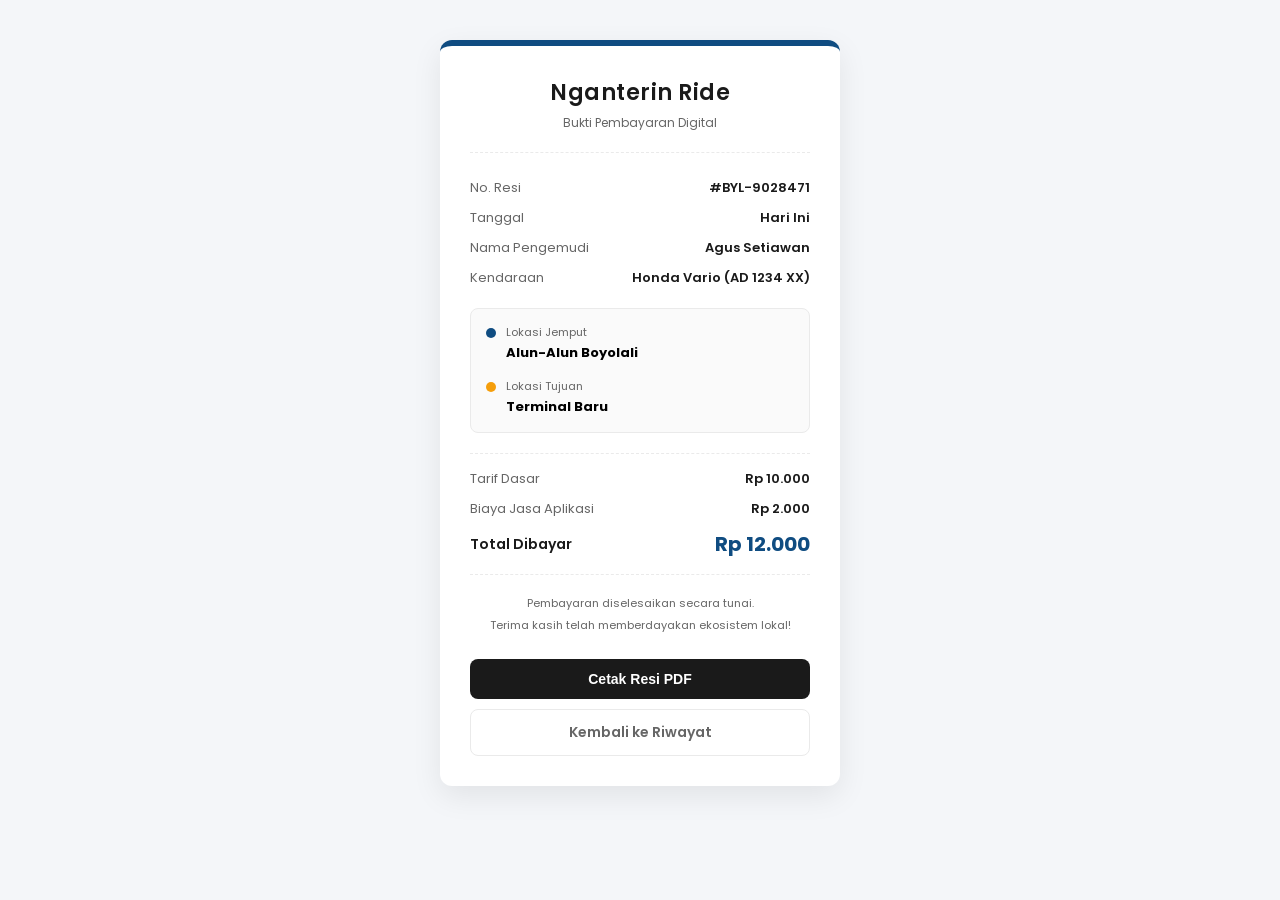
<file: receipt.html>
<!DOCTYPE html>
<html lang="id">
<head>
    <meta charset="UTF-8">
    <meta name="viewport" content="width=device-width, initial-scale=1.0">
    <title>Resi Perjalanan - Nganterin</title>
    <link href="https://fonts.googleapis.com/css2?family=Courier+Prime:wght@400;700&family=Poppins:wght@400;600&display=swap" rel="stylesheet">
    <style>
        /* TEMA WARNA: Biru Navy & Emas */
        :root {
            --primary: #0F4C81;
            --text-dark: #1A1A1A;
            --text-gray: #666666;
            --border-light: #EAEAEA;
        }

        * { margin: 0; padding: 0; box-sizing: border-box; }
        
        body { 
            background-color: #F4F6F9; 
            font-family: 'Poppins', sans-serif;
            display: flex; 
            justify-content: center; 
            padding: 40px 20px;
        }

        /* Pembatas Kertas Resi (Elegan & Presisi) */
        .receipt-container {
            background: #FFFFFF;
            width: 100%;
            max-width: 400px; /* Ukuran pas untuk layar dan proporsional di A4 */
            padding: 30px;
            box-shadow: 0 10px 30px rgba(0,0,0,0.08);
            border-radius: 12px;
            border-top: 6px solid var(--primary);
            position: relative;
        }

        /* Tipografi Elegan */
        .header { text-align: center; margin-bottom: 25px; border-bottom: 1px dashed var(--border-light); padding-bottom: 20px; }
        .header h1 { font-size: 22px; color: var(--text-dark); margin-bottom: 5px; font-weight: 600; letter-spacing: 0.5px; }
        .header p { font-size: 12px; color: var(--text-gray); }

        .trip-details { margin-bottom: 20px; }
        .detail-row { display: flex; justify-content: space-between; margin-bottom: 10px; font-size: 13px; }
        .detail-label { color: var(--text-gray); }
        .detail-value { font-weight: 600; color: var(--text-dark); text-align: right; }

        .location-box { background: #FAFAFA; border-radius: 8px; padding: 15px; margin-bottom: 20px; border: 1px solid var(--border-light); }
        .loc-item { position: relative; padding-left: 20px; margin-bottom: 15px; font-size: 13px; }
        .loc-item:last-child { margin-bottom: 0; }
        .loc-item::before { content: ''; position: absolute; left: 0; top: 4px; width: 10px; height: 10px; border-radius: 50%; }
        .loc-pickup::before { background: var(--primary); }
        .loc-dropoff::before { background: #F59E0B; } /* Warna Emas untuk tujuan */
        .loc-label { font-size: 11px; color: var(--text-gray); display: block; margin-bottom: 2px; }

        .fare-breakdown { border-top: 1px dashed var(--border-light); border-bottom: 1px dashed var(--border-light); padding: 15px 0; margin-bottom: 20px; }
        .total-row { display: flex; justify-content: space-between; align-items: center; margin-top: 10px; }
        .total-label { font-size: 14px; font-weight: 600; color: var(--text-dark); }
        .total-amount { font-size: 20px; font-weight: 700; color: var(--primary); }

        .footer { text-align: center; font-size: 11px; color: var(--text-gray); margin-top: 20px; }
        
        .btn-print { 
            display: block; width: 100%; padding: 12px; margin-top: 25px; 
            background: var(--text-dark); color: white; border: none; border-radius: 8px; 
            font-size: 14px; font-weight: 600; cursor: pointer; transition: 0.3s;
        }
        .btn-print:hover { background: #333; }
        
        .btn-back {
            display: block; width: 100%; padding: 12px; margin-top: 10px; 
            background: transparent; color: var(--text-gray); border: 1px solid var(--border-light); border-radius: 8px; 
            font-size: 14px; font-weight: 600; cursor: pointer; text-decoration: none; text-align: center; transition: 0.3s;
        }

        /* MENGATUR PENCETAKAN SUPAYA ELEGAN DAN FIT DI KERTAS A4 MAUPUN THERMAL */
        @media print {
            body { background: white; padding: 0; align-items: flex-start; }
            .receipt-container { 
                box-shadow: none; border-radius: 0; max-width: 100%; width: 100%; 
                border-top: none; padding: 15px; margin: 0 auto;
            }
            /* Sembunyikan tombol saat kertas dicetak */
            .btn-print, .btn-back { display: none; } 
            
            /* Pembatasan lebar spesifik agar tidak melebar jelek di A4 */
            @page { margin: 1cm; size: auto; }
            .receipt-container { max-width: 8cm; margin: 0 auto; }
            
            /* Menggunakan font jenis kasir/mesin ketik untuk kesan resmi saat dicetak */
            .detail-row, .loc-item, .footer { font-family: 'Courier Prime', monospace; font-size: 11pt; }
        }
    </style>
</head>
<body>

    <div class="receipt-container">
        <div class="header">
            <h1>Nganterin Ride</h1>
            <p>Bukti Pembayaran Digital</p>
        </div>

        <div class="trip-details">
            <div class="detail-row">
                <span class="detail-label">No. Resi</span>
                <span class="detail-value">#BYL-9028471</span>
            </div>
            <div class="detail-row">
                <span class="detail-label">Tanggal</span>
                <span class="detail-value">Hari Ini</span>
            </div>
            <div class="detail-row">
                <span class="detail-label">Nama Pengemudi</span>
                <span class="detail-value">Agus Setiawan</span>
            </div>
            <div class="detail-row">
                <span class="detail-label">Kendaraan</span>
                <span class="detail-value">Honda Vario (AD 1234 XX)</span>
            </div>
        </div>

        <div class="location-box">
            <div class="loc-item loc-pickup">
                <span class="loc-label">Lokasi Jemput</span>
                <strong>Alun-Alun Boyolali</strong>
            </div>
            <div class="loc-item loc-dropoff">
                <span class="loc-label">Lokasi Tujuan</span>
                <strong>Terminal Baru</strong>
            </div>
        </div>

        <div class="fare-breakdown">
            <div class="detail-row">
                <span class="detail-label">Tarif Dasar</span>
                <span class="detail-value">Rp 10.000</span>
            </div>
            <div class="detail-row">
                <span class="detail-label">Biaya Jasa Aplikasi</span>
                <span class="detail-value">Rp 2.000</span>
            </div>
            <div class="total-row">
                <span class="total-label">Total Dibayar</span>
                <span class="total-amount">Rp 12.000</span>
            </div>
        </div>

        <div class="footer">
            <p>Pembayaran diselesaikan secara tunai.</p>
            <p style="margin-top: 5px;">Terima kasih telah memberdayakan ekosistem lokal!</p>
        </div>

        <button class="btn-print" onclick="window.print()">Cetak Resi PDF</button>
        
        <a href="riwayat.html" class="btn-back">Kembali ke Riwayat</a>
    </div>

</body>
</html>
</file>
<file: style.css>
/* Mengatur variabel warna agar mudah diganti */
:root {
    --primary-color: #0052FF;
    --bg-color: #F7F9FC;
    --text-dark: #1A1A1A;
    --text-light: #737373;
}

* {
    margin: 0;
    padding: 0;
    box-sizing: border-box;
    font-family: 'Segoe UI', Tahoma, Geneva, Verdana, sans-serif;
}

body {
    background-color: var(--bg-color);
    color: var(--text-dark);
    max-width: 480px; /* Lebar maksimal layar HP */
    margin: 0 auto; /* Posisi di tengah layar jika dibuka di laptop */
    background: white;
    height: 100vh;
    position: relative;
}

.header {
    background-color: var(--primary-color);
    color: white;
    padding: 20px 20px 40px 20px;
    border-radius: 0 0 20px 20px;
}

.user-info h2 {
    font-size: 24px;
    font-weight: 600;
}

.user-info p {
    font-size: 14px;
    opacity: 0.9;
    margin-top: 5px;
}

.balance-card {
    background: white;
    color: var(--text-dark);
    padding: 15px;
    border-radius: 12px;
    margin-top: 20px;
    box-shadow: 0 4px 12px rgba(0,0,0,0.1);
}

.services {
    display: grid;
    grid-template-columns: repeat(4, 1fr);
    gap: 15px;
    padding: 20px;
    margin-top: -20px; /* Menarik menu ke atas menyentuh header */
}

.service-item {
    display: flex;
    flex-direction: column;
    align-items: center;
    gap: 8px;
    font-size: 12px;
    font-weight: 500;
}

.icon-box {
    width: 50px;
    height: 50px;
    background-color: #E6EFFF;
    color: var(--primary-color);
    border-radius: 15px;
    display: flex;
    justify-content: center;
    align-items: center;
    font-size: 20px;
}

.bottom-nav {
    position: absolute;
    bottom: 0;
    width: 100%;
    display: flex;
    justify-content: space-around;
    padding: 15px 0;
    background: white;
    border-top: 1px solid #eee;
}

.nav-item {
    color: var(--text-light);
    font-size: 20px;
    text-decoration: none;
}

.nav-item.active {
    color: var(--primary-color);
}
</file>
